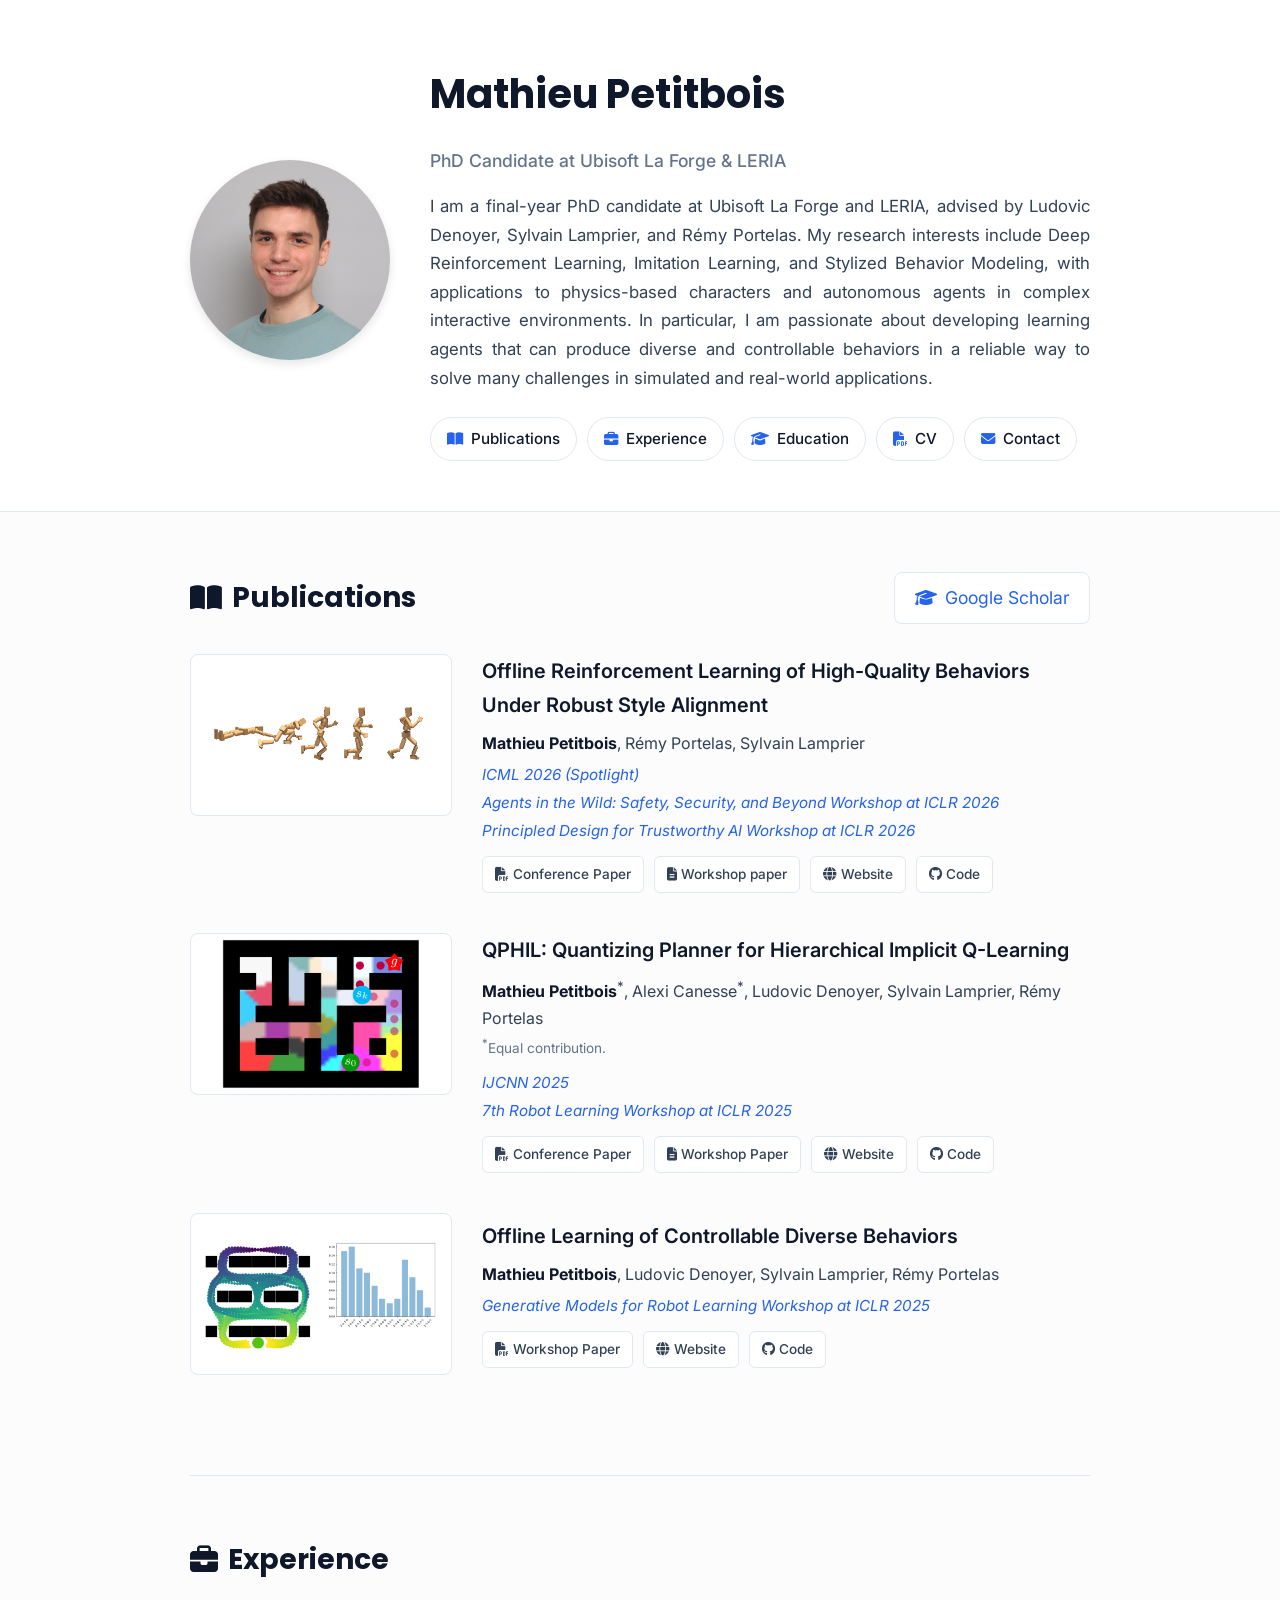
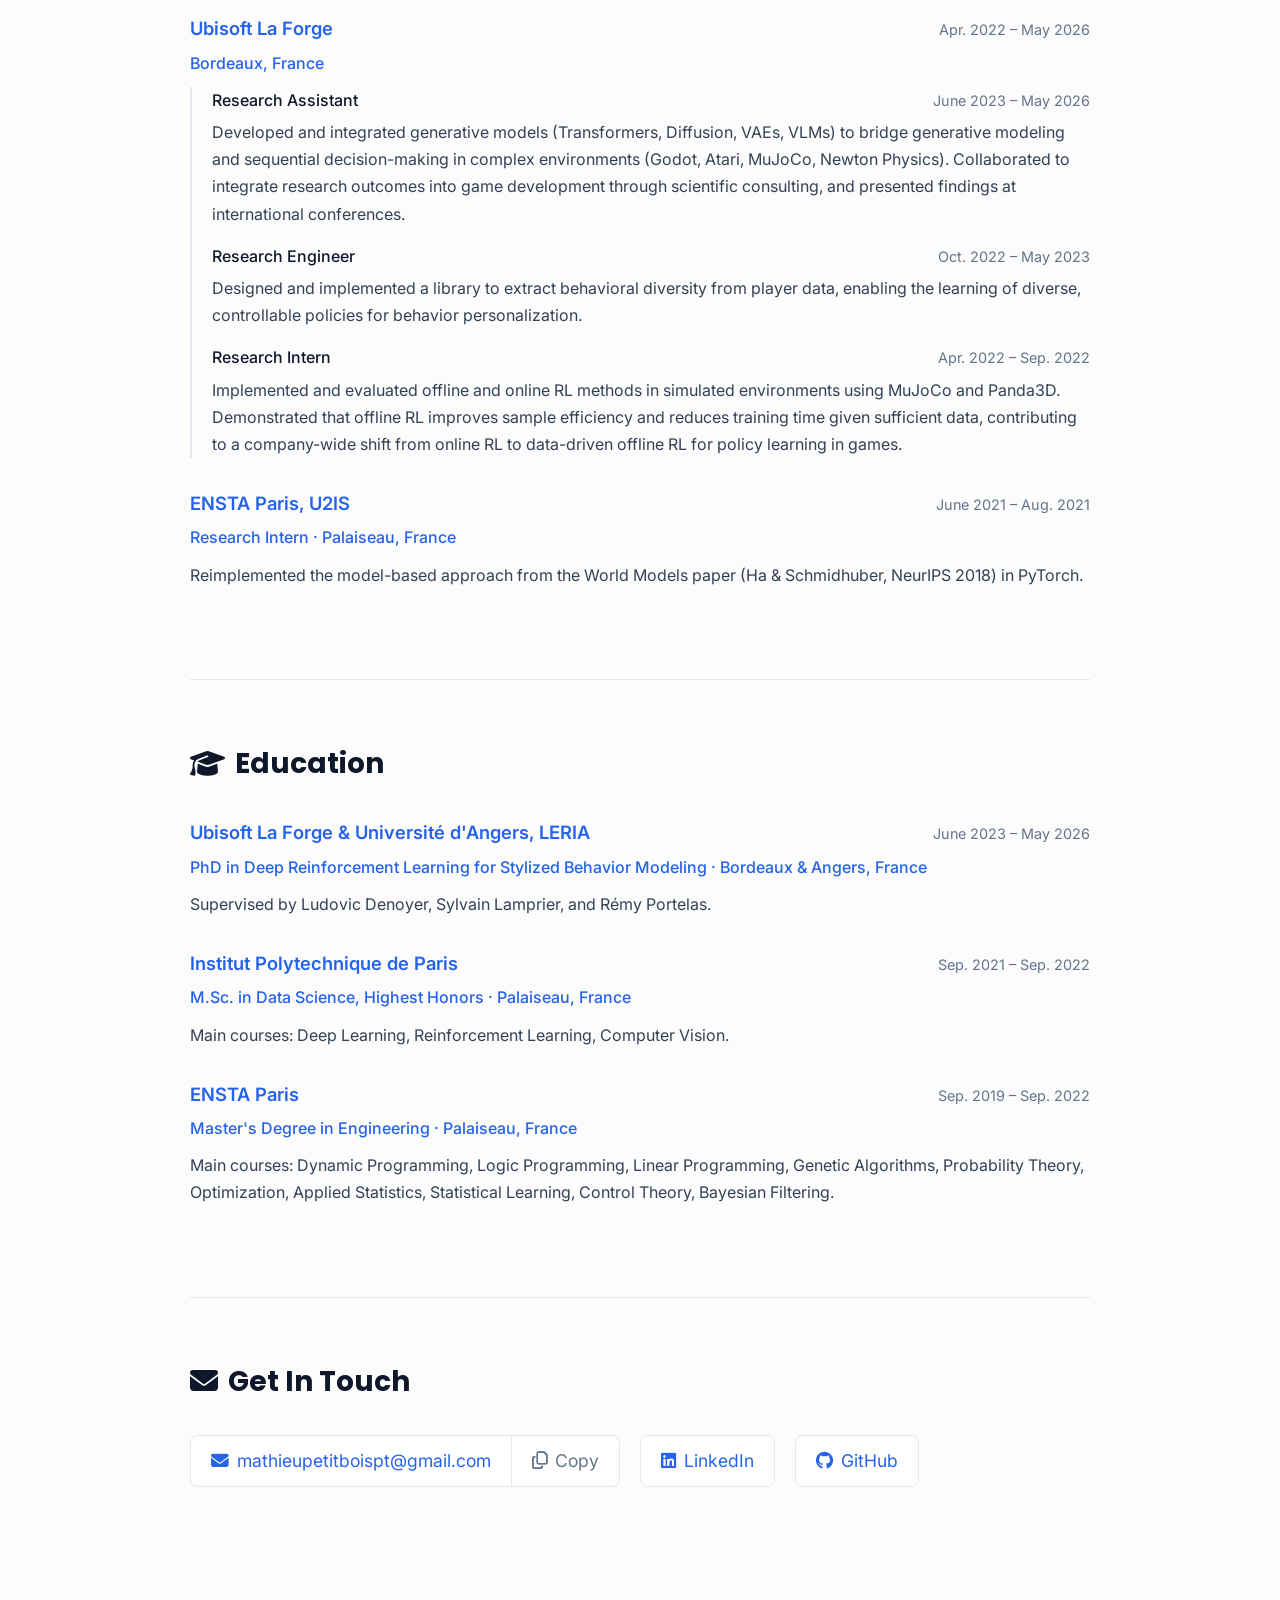
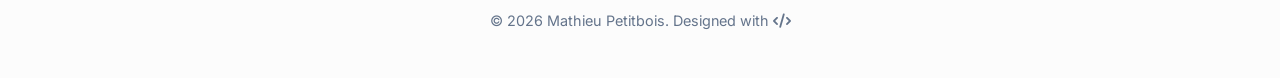
<file: index.html>
<!DOCTYPE html>
<html lang="en">
<head>
    <meta charset="UTF-8">
    <meta name="viewport" content="width=device-width, initial-scale=1.0">
    <title>Mathieu Petitbois</title>

    <!-- Favicons -->
    <!-- Modern browsers prefer SVG (scales to any size, sharp on retina) -->
    <link rel="icon" type="image/svg+xml" href="include/favicons/favicon.svg">
    <!-- Classic .ico for older browsers / Windows shortcuts / bookmark bars -->
    <link rel="icon" type="image/x-icon" href="include/favicons/favicon.ico">
    <!-- PNG fallbacks with explicit sizes -->
    <link rel="icon" type="image/png" sizes="16x16" href="include/favicons/favicon-16.png">
    <link rel="icon" type="image/png" sizes="32x32" href="include/favicons/favicon-32.png">
    <link rel="icon" type="image/png" sizes="48x48" href="include/favicons/favicon-48.png">
    <!-- iOS home-screen / bookmark icon (180×180 is the standard) -->
    <link rel="apple-touch-icon" sizes="180x180" href="include/favicons/apple-touch-icon.png">
    <!-- Theme color for mobile browser chrome -->
    <meta name="theme-color" content="#2563eb">

    <link rel="preconnect" href="https://fonts.googleapis.com">
    <link rel="preconnect" href="https://fonts.gstatic.com" crossorigin>
    <link href="https://fonts.googleapis.com/css2?family=Inter:wght@300;400;500;600&family=Poppins:wght@500;600;700&display=swap" rel="stylesheet">
    <link rel="stylesheet" href="https://cdnjs.cloudflare.com/ajax/libs/font-awesome/6.5.1/css/all.min.css">
    
    <style>
        /* --- Modern CSS Variables --- */
        :root {
            --bg-color: #fcfcfc;
            --text-main: #334155;
            --text-heading: #0f172a;
            --text-muted: #64748b;
            --accent-color: #2563eb;
            --accent-hover: #1d4ed8;
            --accent-soft: #eff6ff;
            --border-color: #e2e8f0;
            --card-bg: #ffffff;
        }

        /* --- Base Styles --- */
        body {
            font-family: 'Inter', sans-serif;
            background-color: var(--bg-color);
            color: var(--text-main);
            line-height: 1.7;
            margin: 0;
            padding: 0;
        }

        h1, h2, h3, h4 {
            font-family: 'Poppins', sans-serif;
            color: var(--text-heading);
            margin-top: 0;
        }

        a {
            color: var(--accent-color);
            text-decoration: none;
            transition: color 0.2s ease;
        }

        a:hover {
            color: var(--accent-hover);
        }

        .container {
            max-width: 900px;
            margin: 0 auto;
            padding: 0 20px;
        }

        section {
            padding: 60px 0;
            border-bottom: 1px solid var(--border-color);
        }

        section:last-of-type {
            border-bottom: none;
        }

        /* --- Section Headers & Scholar Button --- */
        .section-header-flex {
            display: flex;
            justify-content: space-between;
            align-items: center;
            margin-bottom: 30px;
            flex-wrap: wrap;
            gap: 15px;
        }

        .section-header-flex h2, section > h2 {
            font-size: 1.75rem;
            margin-bottom: 0;
            display: flex;
            align-items: center;
            gap: 10px;
        }

        section > h2 {
            margin-bottom: 30px; /* Restoring margin for sections without flex header */
        }

        .scholar-btn {
            display: inline-flex;
            align-items: center;
            gap: 8px;
            padding: 10px 20px;
            background-color: var(--card-bg);
            border: 1px solid var(--border-color);
            border-radius: 8px;
            color: var(--accent-color);
            font-size: 1.1rem;
            transition: all 0.2s;
        }

        .scholar-btn:hover {
            background-color: #f1f5f9;
            transform: translateY(-2px);
            box-shadow: 0 4px 6px rgba(0,0,0,0.05);
        }

        /* --- Header & Navigation --- */
        header {
            background-color: var(--card-bg);
            padding: 60px 0 50px 0;
            border-bottom: 1px solid var(--border-color);
        }

        .header-content {
            display: flex;
            align-items: center;
            gap: 40px;
        }

        .profile-picture {
            width: 200px;
            height: 200px;
            border-radius: 50%;
            object-fit: cover;
            object-position: center 30%;
            box-shadow: 0 4px 10px rgba(0,0,0,0.1);
            flex-shrink: 0;
        }

        .header-text h1 {
            font-size: 2.5rem;
            margin-bottom: 5px;
        }

        .header-text p.subtitle {
            font-size: 1.1rem;
            color: var(--text-muted);
            margin-bottom: 15px;
            font-weight: 500;
        }

        .header-text p.abstract-text {
            font-size: 1.05rem;
            color: var(--text-main);
            margin-bottom: 25px;
            text-align: justify;
        }

        /* --- Pill-style navigation (clearly clickable with icons) --- */
        nav ul {
            list-style: none;
            padding: 0;
            margin: 0;
            display: flex;
            gap: 10px;
            flex-wrap: wrap;
        }

        nav a {
            display: inline-flex;
            align-items: center;
            gap: 8px;
            padding: 8px 16px;
            font-weight: 500;
            font-size: 0.95rem;
            color: var(--text-heading);
            background-color: var(--card-bg);
            border: 1px solid var(--border-color);
            border-radius: 999px; /* fully rounded "pill" shape */
            transition: all 0.2s ease;
        }

        nav a i {
            color: var(--accent-color);
            font-size: 0.9rem;
            transition: transform 0.2s ease;
        }

        nav a:hover {
            color: var(--accent-color);
            border-color: var(--accent-color);
            background-color: var(--accent-soft);
            transform: translateY(-2px);
            box-shadow: 0 4px 6px rgba(37, 99, 235, 0.08);
        }

        nav a:hover i {
            transform: scale(1.1);
        }

        /* --- Social / identity icon row (CV, Scholar, LinkedIn, GitHub) ---
           Sits under the nav, in the header. Compact circular icon buttons
           with a tooltip on hover so the label is discoverable. */
        .social-icons {
            list-style: none;
            padding: 0;
            margin: 18px 0 0 0;
            display: flex;
            gap: 10px;
            flex-wrap: wrap;
        }

        .social-icons a {
            position: relative;
            display: inline-flex;
            align-items: center;
            justify-content: center;
            width: 42px;
            height: 42px;
            border-radius: 50%;
            background-color: var(--card-bg);
            border: 1px solid var(--border-color);
            color: var(--text-heading);
            font-size: 1.05rem;
            transition: all 0.2s ease;
        }

        .social-icons a:hover {
            color: var(--accent-color);
            border-color: var(--accent-color);
            background-color: var(--accent-soft);
            transform: translateY(-2px);
            box-shadow: 0 4px 6px rgba(37, 99, 235, 0.08);
        }

        /* Tooltip on hover so users know what each icon is */
        .social-icons a::after {
            content: attr(data-tooltip);
            position: absolute;
            bottom: calc(100% + 6px);
            left: 50%;
            transform: translateX(-50%);
            background-color: var(--text-heading);
            color: #fff;
            font-size: 0.75rem;
            font-weight: 500;
            padding: 4px 8px;
            border-radius: 4px;
            white-space: nowrap;
            opacity: 0;
            pointer-events: none;
            transition: opacity 0.2s;
        }

        .social-icons a:hover::after {
            opacity: 1;
        }

        /* --- Publications --- */
        .pub-item {
            display: flex;
            gap: 30px;
            margin-bottom: 40px;
        }

        .pub-media {
            width: 250px;
            height: 150px;
            flex-shrink: 0;
            border-radius: 8px;
            overflow: hidden;
            background-color: #ffffff; /* Changed to white so images blend perfectly */
            border: 1px solid var(--border-color);
            display: flex;
            align-items: center;
            justify-content: center;
            color: var(--text-muted);
            font-size: 0.9rem;
            padding: 5px; /* Added small padding to let images breathe */
        }

        .pub-media img, .pub-media video {
            width: 100%;
            height: 100%;
            object-fit: contain; /* Changed from cover to contain to stop zooming/cropping */
        }

        .pub-details {
            display: flex;
            flex-direction: column;
            justify-content: center;
        }

        .pub-title {
            font-size: 1.25rem;
            font-weight: 600;
            margin-bottom: 8px;
            color: var(--text-heading);
        }

        .pub-authors {
            font-size: 1rem;
            color: var(--text-main);
            margin-bottom: 5px;
        }

        .pub-authors strong {
            color: var(--text-heading);
        }

        .pub-venue {
            font-size: 0.95rem;
            font-style: italic;
            color: var(--accent-color);
            margin-bottom: 12px;
        }

        /* --- Stacked venues (reduced spacing between consecutive venue lines) --- */
        .pub-venue + .pub-venue {
            margin-top: -10px; /* pulls the second venue closer to the first */
        }

        /* --- Equal contribution footnote --- */
        .pub-footnote {
            font-size: 0.85rem;
            color: var(--text-muted);
            margin-top: -3px;
            margin-bottom: 10px;
        }

        .pub-links {
            display: flex;
            gap: 10px;
            flex-wrap: wrap;
        }

        .pub-links a {
            font-size: 0.85rem;
            font-weight: 500;
            padding: 6px 12px;
            background-color: var(--card-bg);
            border: 1px solid var(--border-color);
            border-radius: 6px;
            color: var(--text-main);
            transition: all 0.2s;
        }

        .pub-links a:hover {
            background-color: #f8fafc;
            border-color: var(--text-muted);
        }

        /* --- Resume (Experience & Education) --- */
        .resume-block {
            margin-bottom: 30px;
        }

        .resume-header {
            display: flex;
            justify-content: space-between;
            align-items: baseline;
            margin-bottom: 5px;
        }

        .resume-title {
            font-size: 1.15rem;
            font-weight: 600;
        }

        .resume-date {
            font-size: 0.9rem;
            color: var(--text-muted);
            white-space: nowrap;
            margin-left: 15px;
        }

        .resume-subtitle {
            font-size: 1rem;
            color: var(--accent-color);
            font-weight: 500;
            margin-bottom: 10px;
        }

        .resume-roles {
            border-left: 2px solid var(--border-color);
            padding-left: 20px;
            margin-top: 10px;
        }

        .role-item {
            margin-bottom: 15px;
        }

        .role-item:last-child {
            margin-bottom: 0;
        }

        .role-title {
            font-size: 1rem;
            font-weight: 500;
            color: var(--text-heading);
        }

        /* --- Contact --- */
        .contact-links {
            display: flex;
            gap: 20px;
            list-style: none;
            padding: 0;
            font-size: 1.1rem;
            flex-wrap: wrap;
        }

        .contact-links a {
            display: flex;
            align-items: center;
            gap: 8px;
            padding: 10px 20px;
            background-color: var(--card-bg);
            border: 1px solid var(--border-color);
            border-radius: 8px;
            transition: all 0.2s;
        }

        .contact-links a:hover {
            background-color: #f1f5f9;
            transform: translateY(-2px);
            box-shadow: 0 4px 6px rgba(0,0,0,0.05);
        }

        /* --- Mail pill: a two-part button ---
           Left half is the mailto link, right half is the copy button.
           They share a single rounded container with a visible divider
           between them, and each half lights up independently on hover. */
        .mail-pill {
            display: inline-flex;
            align-items: stretch;
            background-color: var(--card-bg);
            border: 1px solid var(--border-color);
            border-radius: 8px;
            overflow: hidden;
            transition: box-shadow 0.2s, transform 0.2s;
        }

        .mail-pill:hover {
            transform: translateY(-2px);
            box-shadow: 0 4px 6px rgba(0,0,0,0.05);
        }

        .mail-pill > a,
        .mail-pill > button {
            display: inline-flex;
            align-items: center;
            gap: 8px;
            padding: 10px 20px;
            background: transparent;
            border: none;
            font: inherit;
            cursor: pointer;
            transition: background-color 0.2s, color 0.2s;
        }

        /* Left half — mailto link */
        .mail-pill .mail-link {
            color: var(--accent-color);
            border-right: 1px solid var(--border-color);
            text-decoration: none;
        }

        .mail-pill .mail-link:hover {
            background-color: var(--accent-soft);
        }

        /* Right half — copy button */
        .mail-pill .copy-btn {
            color: var(--text-muted);
        }

        .mail-pill .copy-btn:hover {
            background-color: #f1f5f9;
            color: var(--accent-color);
        }

        .mail-pill .copy-btn.copied {
            color: #16a34a;
        }

        /* Make sure mail-pill in the contact list overrides the
           generic .contact-links a styling we apply to LinkedIn/GitHub */
        .contact-links .mail-pill a,
        .contact-links .mail-pill a:hover {
            padding: 10px 20px;
            border: none;
            border-radius: 0;
            background-color: transparent;
            transform: none;
            box-shadow: none;
        }

        .contact-links .mail-pill .mail-link {
            border-right: 1px solid var(--border-color);
        }

        .contact-links .mail-pill .mail-link:hover {
            background-color: var(--accent-soft);
        }

        /* --- Footer --- */
        footer {
            text-align: center;
            padding: 30px 0;
            color: var(--text-muted);
            font-size: 0.9rem;
        }

        /* --- Mobile Responsiveness --- */
        @media (max-width: 768px) {
            .header-content {
                flex-direction: column;
                text-align: center;
                gap: 20px;
            }
            .header-text p.abstract-text {
                text-align: center;
            }
            nav ul {
                justify-content: center;
            }
            .section-header-flex {
                flex-direction: column;
                align-items: flex-start;
            }
            .pub-item {
                flex-direction: column;
                gap: 15px;
            }
            .pub-media {
                width: 100%;
                height: 200px;
            }
            .resume-header {
                flex-direction: column;
            }
            .resume-date {
                margin-left: 0;
                margin-top: 5px;
            }
            .contact-links {
                flex-direction: column;
            }
        }
    </style>
</head>
<body>

    <header>
        <div class="container">
            <div class="header-content">
                <!-- Replace with your actual image path -->
                <img src="include/photo.jpg" alt="Mathieu Petitbois" class="profile-picture">
                
                <!-- Presentation text directly inside the header -->
                <div class="header-text">
                    <h1>Mathieu Petitbois</h1>
                    <p class="subtitle">PhD Candidate at Ubisoft La Forge & LERIA</p>
                    
                    <p class="abstract-text">
                        I am a final-year PhD candidate at Ubisoft La Forge and LERIA, advised by Ludovic Denoyer, Sylvain Lamprier, and Rémy Portelas. My research interests include Deep Reinforcement Learning, Imitation Learning, and Stylized Behavior Modeling, with applications to physics-based characters and autonomous agents in complex interactive environments. In particular, I am passionate about developing learning agents that can produce diverse and controllable behaviors in a reliable way to solve many challenges in simulated and real-world applications.
                    </p>

                    <nav>
                        <ul>
                            <li><a href="#publications"><i class="fas fa-book-open"></i> Publications</a></li>
                            <li><a href="#experience"><i class="fas fa-briefcase"></i> Experience</a></li>
                            <li><a href="#education"><i class="fas fa-graduation-cap"></i> Education</a></li>
                            <li><a href="include/CV.pdf" target="_blank"><i class="fas fa-file-pdf"></i> CV</a></li>
                            <li><a href="#contact"><i class="fas fa-envelope"></i> Contact</a></li>
                        </ul>
                    </nav>
                </div>
            </div>
        </div>
    </header>

    <main class="container">
        
        <!-- PUBLICATIONS SECTION -->
        <section id="publications">
            <div class="section-header-flex">
                <h2><i class="fas fa-book-open"></i> Publications</h2>

                <a href="https://scholar.google.com/citations?user=Ohve_PcAAAAJ&hl=fr" target="_blank" class="scholar-btn">
                    <i class="fas fa-graduation-cap"></i> Google Scholar
                </a>
            </div>

            <!-- Publication 1 -->
            <div class="pub-item">
                <div class="pub-media">
                    <img src="include/sciql.png" alt="SciQL">
                </div>
                <div class="pub-details">
                    <div class="pub-title">Offline Reinforcement Learning of High-Quality Behaviors Under Robust Style Alignment</div>
                    <div class="pub-authors"><strong>Mathieu Petitbois</strong>, Rémy Portelas, Sylvain Lamprier</div>
                    <div class="pub-venue">ICML 2026 (Spotlight)</div>
                    <div class="pub-venue">Agents in the Wild: Safety, Security, and Beyond Workshop at ICLR 2026</div>
                    <div class="pub-venue">Principled Design for Trustworthy AI Workshop at ICLR 2026</div>
                    <div class="pub-links">
                        <a href="https://arxiv.org/pdf/2601.22823"><i class="fas fa-file-pdf"></i> Conference Paper</a>
                        <a href="https://openreview.net/pdf?id=aasqk7fyEa"><i class="fas fa-file-alt"></i> Workshop paper</a>
                        <a href="https://mathieu-petitbois.github.io/projects/sciql/index.html"><i class="fas fa-globe"></i> Website</a>
                        <a href="https://github.com/ubisoft/ubisoft-laforge-sciql"><i class="fab fa-github"></i> Code</a>
                    </div>
                </div>
            </div>

            <!-- Publication 2 -->
            <div class="pub-item">
                <div class="pub-media">
                    <img src="include/qphil.png" alt="QPHIL">
                </div>
                <div class="pub-details">
                    <div class="pub-title">QPHIL: Quantizing Planner for Hierarchical Implicit Q-Learning</div>
                    <div class="pub-authors"><strong>Mathieu Petitbois</strong><sup>*</sup>, Alexi Canesse<sup>*</sup>, Ludovic Denoyer, Sylvain Lamprier, Rémy Portelas</div>
                    <div class="pub-footnote"><sup>*</sup>Equal contribution.</div>
                    <div class="pub-venue">IJCNN 2025</div>
                    <div class="pub-venue">7th Robot Learning Workshop at ICLR 2025</div>
                    <div class="pub-links">
                        <a href="https://ieeexplore.ieee.org/document/11227725"><i class="fas fa-file-pdf"></i> Conference Paper</a>
                        <a href="https://openreview.net/pdf?id=GLuZg4l8ms"><i class="fas fa-file-alt"></i> Workshop Paper</a>
                        <a href="https://mathieu-petitbois.github.io/projects/qphil/index.html"><i class="fas fa-globe"></i> Website</a>
                        <a href="https://github.com/ubisoft/ubisoft-laforge-qphil"><i class="fab fa-github"></i> Code</a>
                    </div>
                </div>
            </div>

            <!-- Publication 3 -->
            <div class="pub-item">
                <div class="pub-media">
                    <img src="include/swr.png" alt="SWR">
                </div>
                <div class="pub-details">
                    <div class="pub-title">Offline Learning of Controllable Diverse Behaviors</div>
                    <div class="pub-authors"><strong>Mathieu Petitbois</strong>, Ludovic Denoyer, Sylvain Lamprier, Rémy Portelas</div>
                    <div class="pub-venue">Generative Models for Robot Learning Workshop at ICLR 2025</div>
                    <div class="pub-links">
                        <a href="https://arxiv.org/pdf/2504.18160"><i class="fas fa-file-pdf"></i> Workshop Paper</a>
                        <a href="https://mathieu-petitbois.github.io/projects/swr/index.html"><i class="fas fa-globe"></i> Website</a>
                        <a href="https://github.com/ubisoft/ubisoft-laforge-swr"><i class="fab fa-github"></i> Code</a>
                    </div>
                </div>
            </div>
        </section>

        <!-- EXPERIENCE SECTION -->
        <section id="experience">
            <h2><i class="fas fa-briefcase"></i> Experience</h2>

            <div class="resume-block">
                <div class="resume-header">
                    <div class="resume-title">
                        <a href="https://www.ubisoft.com/en-us/studio/laforge" target="_blank">Ubisoft La Forge</a>
                    </div>
                    <div class="resume-date">Apr. 2022 – May 2026</div>
                </div>
                <div class="resume-subtitle">Bordeaux, France</div>
                <div class="resume-roles">
                    <div class="role-item">
                        <div class="resume-header">
                            <div class="role-title">Research Assistant</div>
                            <div class="resume-date">June 2023 – May 2026</div>
                        </div>
                        Developed and integrated generative models (Transformers, Diffusion, VAEs, VLMs) to bridge generative modeling and sequential decision-making in complex environments (Godot, Atari, MuJoCo, Newton Physics). Collaborated to integrate research outcomes into game development through scientific consulting, and presented findings at international conferences.
                    </div>
                    <div class="role-item">
                        <div class="resume-header">
                            <div class="role-title">Research Engineer</div>
                            <div class="resume-date">Oct. 2022 – May 2023</div>
                        </div>
                        Designed and implemented a library to extract behavioral diversity from player data, enabling the learning of diverse, controllable policies for behavior personalization.
                    </div>
                    <div class="role-item">
                        <div class="resume-header">
                            <div class="role-title">Research Intern</div>
                            <div class="resume-date">Apr. 2022 – Sep. 2022</div>
                        </div>
                        Implemented and evaluated offline and online RL methods in simulated environments using MuJoCo and Panda3D. Demonstrated that offline RL improves sample efficiency and reduces training time given sufficient data, contributing to a company-wide shift from online RL to data-driven offline RL for policy learning in games.
                    </div>
                </div>
            </div>

            <div class="resume-block">
                <div class="resume-header">
                    <div class="resume-title">
                        <a href="https://u2is.ensta-paris.fr/" target="_blank">ENSTA Paris, U2IS</a>
                    </div>
                    <div class="resume-date">June 2021 – Aug. 2021</div>
                </div>
                <div class="resume-subtitle">Research Intern · Palaiseau, France</div>
                <p style="margin: 0;">Reimplemented the model-based approach from the World Models paper (Ha &amp; Schmidhuber, NeurIPS 2018) in PyTorch.</p>
            </div>
        </section>

        <!-- EDUCATION SECTION -->
        <section id="education">
            <h2><i class="fas fa-graduation-cap"></i> Education</h2>

            <div class="resume-block">
                <div class="resume-header">
                    <div class="resume-title">
                        <a href="https://leria-info.univ-angers.fr/" target="_blank">Ubisoft La Forge &amp; Université d'Angers, LERIA</a>
                    </div>
                    <div class="resume-date">June 2023 – May 2026</div>
                </div>
                <div class="resume-subtitle">PhD in Deep Reinforcement Learning for Stylized Behavior Modeling · Bordeaux &amp; Angers, France</div>
                <p style="margin: 0;">Supervised by Ludovic Denoyer, Sylvain Lamprier, and Rémy Portelas.</p>
            </div>

            <div class="resume-block">
                <div class="resume-header">
                    <div class="resume-title">
                        <a href="https://www.ip-paris.fr/en" target="_blank">Institut Polytechnique de Paris</a>
                    </div>
                    <div class="resume-date">Sep. 2021 – Sep. 2022</div>
                </div>
                <div class="resume-subtitle">M.Sc. in Data Science, Highest Honors · Palaiseau, France</div>
                <p style="margin: 0;">Main courses: Deep Learning, Reinforcement Learning, Computer Vision.</p>
            </div>

            <div class="resume-block">
                <div class="resume-header">
                    <div class="resume-title">
                        <a href="https://www.ensta-paris.fr/en" target="_blank">ENSTA Paris</a>
                    </div>
                    <div class="resume-date">Sep. 2019 – Sep. 2022</div>
                </div>
                <div class="resume-subtitle">Master's Degree in Engineering · Palaiseau, France</div>
                <p style="margin: 0;">Main courses: Dynamic Programming, Logic Programming, Linear Programming, Genetic Algorithms, Probability Theory, Optimization, Applied Statistics, Statistical Learning, Control Theory, Bayesian Filtering.</p>
            </div>
        </section>

        <!-- CONTACT SECTION -->
        <section id="contact">
            <h2><i class="fas fa-envelope"></i> Get In Touch</h2>
            <ul class="contact-links">
                <li>
                    <div class="mail-pill">
                        <a href="mailto:mathieupetitboispt@gmail.com" class="mail-link">
                            <i class="fas fa-envelope"></i> mathieupetitboispt@gmail.com
                        </a>
                        <button type="button" class="copy-btn" id="copyMailBtn" aria-label="Copy email address">
                            <i class="far fa-copy"></i> Copy
                        </button>
                    </div>
                </li>
                <li><a href="https://www.linkedin.com/in/mathieu-petitbois-0940121b6/" target="_blank"><i class="fab fa-linkedin"></i> LinkedIn</a></li>
                <li><a href="https://github.com/mathieu-petitbois" target="_blank"><i class="fab fa-github"></i> GitHub</a></li>
            </ul>
        </section>

    </main>

    <footer>
        <div class="container">
            <p>© 2026 Mathieu Petitbois. Designed with <i class="fas fa-code"></i></p>
        </div>
    </footer>

    <script>
        // Copy-to-clipboard for the email address.
        (function () {
            const btn = document.getElementById('copyMailBtn');
            const email = 'mathieupetitboispt@gmail.com';
            if (!btn) return;

            btn.addEventListener('click', async function () {
                try {
                    await navigator.clipboard.writeText(email);
                } catch (err) {
                    // Fallback for older browsers
                    const ta = document.createElement('textarea');
                    ta.value = email;
                    document.body.appendChild(ta);
                    ta.select();
                    try { document.execCommand('copy'); } catch (_) {}
                    document.body.removeChild(ta);
                }
                const originalHTML = btn.innerHTML;
                btn.innerHTML = '<i class="fas fa-check"></i> Copied!';
                btn.classList.add('copied');
                setTimeout(function () {
                    btn.innerHTML = originalHTML;
                    btn.classList.remove('copied');
                }, 1600);
            });
        })();
    </script>
</body>
</html>
</file>
